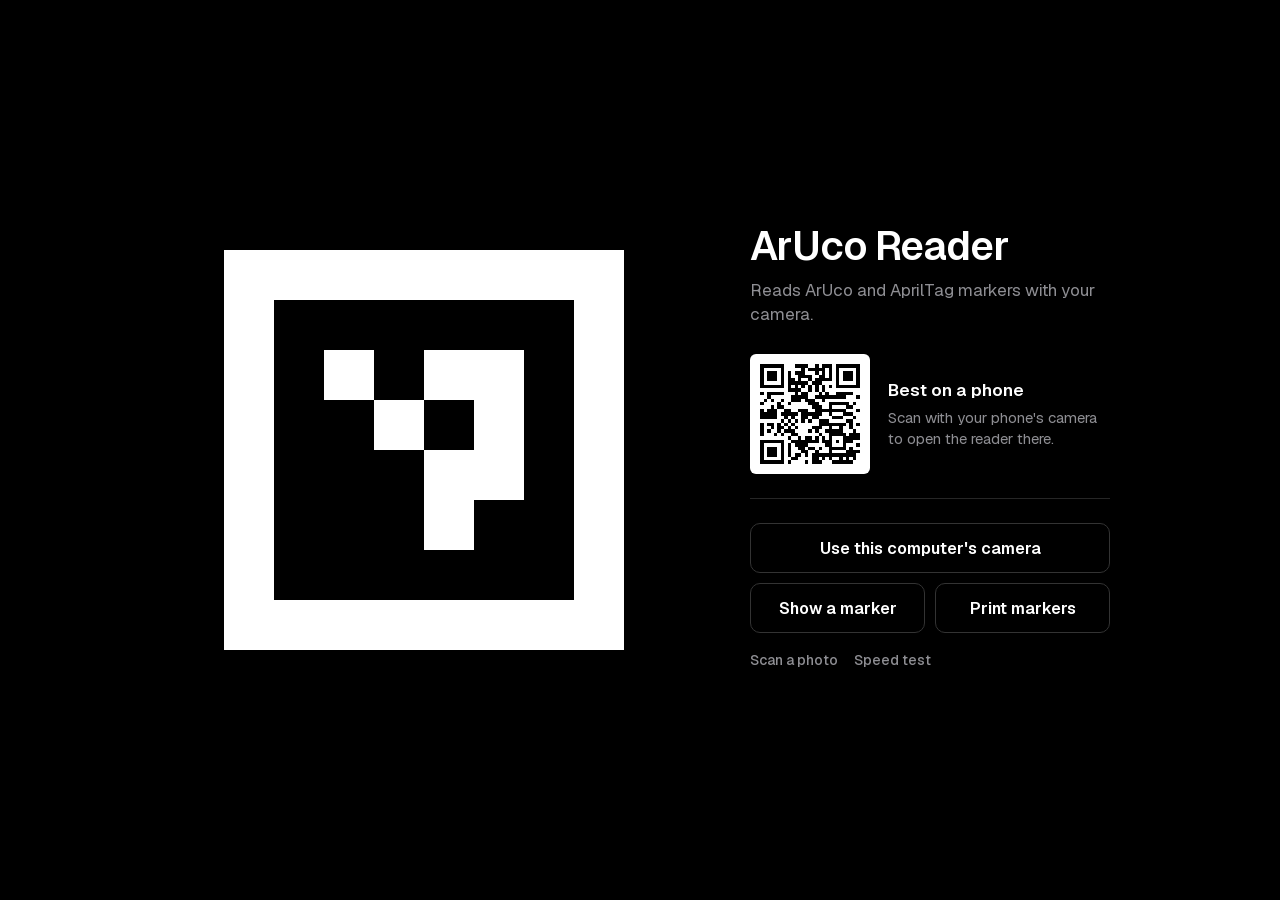
<file: index.html>
<!doctype html>
<html lang="en">
<head>
<meta charset="utf-8">
<meta name="viewport" content="width=device-width,initial-scale=1,viewport-fit=cover,user-scalable=no">
<meta name="apple-mobile-web-app-capable" content="yes">
<meta name="mobile-web-app-capable" content="yes">
<meta name="apple-mobile-web-app-status-bar-style" content="black-translucent">
<meta name="apple-mobile-web-app-title" content="ArUco">
<meta name="theme-color" content="#000000">
<title>ArUco Reader</title>
<link rel="icon" href="icon.svg" type="image/svg+xml">
<link rel="manifest" href="manifest.webmanifest">
<link rel="preload" href="fonts/geist-latin.woff2" as="font" type="font/woff2" crossorigin>
<link rel="stylesheet" href="ui.css?v=35">
<style>
  /* Reader page. Shared tokens and components live in ui.css. */
  html, body { height: 100%; overflow: hidden; -webkit-user-select: none; user-select: none; touch-action: manipulation; }

  /* The camera area uses the largest viewport height, so Safari's toolbar collapsing or
     expanding never resizes (and visibly rescales) the picture. */
  #stage { position: fixed; top: 0; left: 0; right: 0; height: 100%; height: 100lvh; touch-action: none; overflow: hidden; }
  /* The camera is painted into the opaque #overlay with the outlines. The video element
     stays full size underneath (browsers keep delivering frames for on-screen video). */
  #video { position: absolute; inset: 0; width: 100%; height: 100%; object-fit: cover; }
  #overlay { position: absolute; inset: 0; width: 100%; height: 100%; pointer-events: none; background: var(--bg); }

  /* ---- chrome over the camera ---- */
  .glass { background: var(--glass); color: var(--fg); -webkit-backdrop-filter: blur(16px) saturate(1.3); backdrop-filter: blur(16px) saturate(1.3); }
  .top {
    position: fixed; top: 0; left: 0; right: 0; z-index: 2;
    display: flex; align-items: center; gap: 8px;
    padding: calc(env(safe-area-inset-top, 0px) + 8px) var(--sr) 8px var(--sl);
  }
  .top .spacer { flex: 1; }
  .setbtn { display: inline-flex; align-items: center; gap: 10px; height: 44px; padding: 0 14px; border: 0; border-radius: var(--r-s); font: 500 15px var(--font); }
  .setbtn svg { width: 12px; height: 12px; }
  /* Live indicator: a marker cell, filled while frames are being read. */
  .cellmark { width: 10px; height: 10px; border: 2px solid currentColor; }
  .cellmark.live { background: currentColor; }
  .round { width: 44px; height: 44px; border-radius: var(--r-s); border: 0; display: grid; place-items: center; flex: none; }
  .round[aria-pressed="true"] { background: var(--fg); color: var(--bg); }
  svg.i { width: 22px; height: 22px; fill: none; stroke: currentColor; stroke-width: 2; stroke-linecap: round; stroke-linejoin: round; }
  .stat { white-space: pre-line; position: fixed; z-index: 2; left: var(--sl); top: calc(env(safe-area-inset-top, 0px) + 62px); font: 500 11px/1.4 var(--font); text-shadow: 0 1px 2px #000; font-variant-numeric: tabular-nums; pointer-events: none; }
  /* Small labels over the camera: zoom level, paused, the one-time tap hint, notices. */
  .pill { position: fixed; z-index: 2; left: 50%; transform: translateX(-50%); padding: 9px 14px; border-radius: var(--r-s); font: 600 15px var(--font); pointer-events: none; white-space: nowrap; font-variant-numeric: tabular-nums; }
  .zoomhint { bottom: calc(var(--panel-h, 140px) + 14px); opacity: 0; transition: opacity .25s; }
  .zoomhint.on { opacity: 1; transition: none; }
  .taphint { top: 50%; transform: translate(-50%, -50%); }
  /* Paused: a white frame around the picture and a small label, nothing over the markers. */
  .frozen { top: calc(env(safe-area-inset-top, 0px) + 64px); display: inline-flex; align-items: center; gap: 7px; padding: 7px 12px; font-size: 14px; }
  .frozen svg { width: 12px; height: 12px; }
  #stage::after { content: ""; position: absolute; inset: 0; pointer-events: none; box-shadow: inset 0 0 0 3px #fff; opacity: 0; transition: opacity 120ms; }
  body.paused #stage::after { opacity: 1; }
  .taphint, .copyhint { animation: fade-in 200ms ease-out; }
  .copyhint { bottom: calc(var(--panel-h, 140px) + 14px); }
  .notice { position: fixed; z-index: 4; left: var(--sl); right: var(--sr); bottom: calc(var(--panel-h, 140px) + 14px); padding: 12px 14px; border-radius: var(--r-s); font: 500 15px/1.35 var(--font); }

  /* ---- tag strip along the bottom ---- */
  .bottom {
    position: fixed; left: 0; right: 0; bottom: 0; z-index: 2;
    background: var(--bg); border-top: 1px solid var(--hair);
    padding: 10px var(--sr) calc(env(safe-area-inset-bottom, 0px) + 12px) var(--sl);
    display: grid; gap: 8px;
  }
  .bar { display: flex; align-items: center; gap: 4px; }
  .bar .count { flex: 1; font: 600 15px var(--font); color: var(--muted); }
  .list { display: flex; gap: 8px; overflow-x: auto; scrollbar-width: none; min-width: 0; min-height: 56px; align-items: center; }
  .list::-webkit-scrollbar { display: none; }
  .list .hint { color: var(--muted); font-size: 15px; }
  /* Each card wears its marker's colour (the same as its outline on the camera): a dim
     border while out of view, full colour with a faint tint while in view. */
  .card {
    flex: none; display: flex; align-items: center; gap: 10px; padding: 6px 14px 6px 6px;
    border: 1.5px solid color-mix(in srgb, var(--c) 35%, transparent); border-radius: var(--r-s); background: var(--bg);
    transition: border-color 150ms, background-color 150ms;
  }
  .card.live { border-color: var(--c); background: color-mix(in srgb, var(--c) 14%, var(--bg)); }
  /* Cards are buttons: tap to copy the ID. */
  button.card { font: inherit; color: var(--fg); text-align: left; cursor: pointer; transition: transform 80ms ease-out, border-color 150ms, background-color 150ms; }
  button.card:active { transform: scale(0.96); }
  .card.copied small { color: var(--fg); }
  .card .mini { width: 38px; height: 38px; flex: none; border-radius: 3px; overflow: hidden; }
  .card .mini svg { width: 100%; height: 100%; display: block; shape-rendering: crispEdges; }
  .card .meta { display: grid; line-height: 1.1; font-variant-numeric: tabular-nums; }
  .card b { font: 600 20px var(--font); letter-spacing: -0.01em; }
  .card small { font: 500 12px var(--font); color: var(--muted); }

  /* ---- settings sheet ---- */
  .scrim { position: fixed; inset: 0; z-index: 5; background: rgba(0,0,0,0.5); }
  .settings {
    position: fixed; left: 0; right: 0; bottom: 0; z-index: 6; max-height: 86%; overflow-y: auto; overscroll-behavior: contain;
    background: var(--bg); border-top: 1px solid var(--hair); border-radius: var(--r-m) var(--r-m) 0 0;
    padding: 16px var(--sr) calc(env(safe-area-inset-bottom, 0px) + 20px) var(--sl);
    display: grid; gap: 20px;
  }
  .settings:not([hidden]) { animation: sheet-in 200ms cubic-bezier(0.2, 0.8, 0.2, 1); }
  .scrim:not([hidden]) { animation: fade-in 200ms ease-out; }
  .settings header { display: flex; align-items: center; gap: 12px; }
  .settings h2 { flex: 1; }
  .group { display: grid; gap: 10px; }
  .dictname { margin-top: -12px; color: var(--muted); font: 500 13px var(--font); font-variant-numeric: tabular-nums; }
  .more { display: grid; gap: 20px; border-top: 1px solid var(--hair); padding-top: 12px; }
  .more summary { cursor: pointer; font: 600 15px var(--font); color: var(--muted); list-style: none; display: flex; align-items: center; justify-content: space-between; min-height: 32px; }
  .more summary::-webkit-details-marker { display: none; }
  .more summary::after { content: "+"; font: 400 24px/1 var(--font); }
  .more[open] summary::after { content: "−"; }
  .more > .group:first-of-type { margin-top: 6px; }
  .links { display: flex; flex-wrap: wrap; gap: 8px; }
  .build { color: var(--muted); font: 500 12px var(--font); font-variant-numeric: tabular-nums; }

  /* ---- start screen ---- */
  .gate {
    position: fixed; inset: 0; z-index: 3; overflow-y: auto; background: var(--bg);
    padding: calc(env(safe-area-inset-top, 0px) + 24px) var(--sr) calc(env(safe-area-inset-bottom, 0px) + 20px) var(--sl);
    display: flex; flex-direction: column;
  }
  .gate .inner { width: 100%; max-width: 420px; margin: 0 auto; flex: 1; display: flex; flex-direction: column; gap: 18px; }
  .hero { margin: auto 0 0; display: grid; gap: 18px; justify-items: center; }
  .gate h1 { font: 600 28px/1.15 var(--font); letter-spacing: -0.025em; text-align: center; }
  .gate .actions { margin-top: auto; display: grid; gap: 10px; }
  .gate .pair { display: grid; grid-template-columns: 1fr 1fr; gap: 10px; }
  .gate .quietlinks { justify-self: center; display: flex; gap: 4px; }
  .gate .quiet { color: var(--muted); font: 500 14px var(--font); padding: 8px; text-decoration: none; background: none; border: 0; cursor: pointer; }
  .err { color: var(--alert); font-weight: 500; text-align: center; }
  /* While the camera starts, the splash shows only the marker, the name and the status. */
  .gate.starting .pair, .gate.starting .quietlinks { visibility: hidden; }

  /* On a computer (a mouse or trackpad and a wide window) the start page is a landing page:
     the marker beside the actions, and a code that opens the reader on a phone. */
  .tagline, .handoff { display: none; }
  @media (min-width: 860px) and (hover: hover) and (pointer: fine) {
    .gate { display: grid; place-items: center; padding: 48px; }
    .gate .inner {
      flex: none; max-width: 940px; display: grid; gap: 0 72px; align-items: center;
      grid-template-columns: minmax(0, 1fr) 360px; grid-template-areas: "mark title" "mark actions";
    }
    .hero { display: contents; }
    .hero .mark { grid-area: mark; justify-self: center; width: min(34vw, 400px); }
    .title { grid-area: title; align-self: end; display: grid; gap: 10px; }
    .gate h1 { text-align: left; font-size: 40px; }
    .tagline { display: block; font-size: 17px; }
    .gate .actions { grid-area: actions; align-self: start; margin-top: 28px; }
    .gate .quietlinks { justify-self: start; gap: 16px; }
    .gate .quiet { padding: 8px 0; }
    .err { text-align: left; }
    /* The reader is made for phones, so the code to open it there comes first. */
    .handoff { order: -1; display: flex; align-items: center; gap: 18px; margin-bottom: 14px; padding-bottom: 24px; border-bottom: 1px solid var(--hair); }
    .handoff .qr { width: 120px; height: 120px; flex: none; border-radius: 6px; shape-rendering: crispEdges; }
    .handoff p { display: grid; gap: 4px; font-size: 14px; }
    .handoff p { font-size: 15px; }
    .handoff b { color: var(--fg); font-weight: 600; font-size: 17px; }
    .gate.starting .handoff { visibility: hidden; }

    /* Settings: a panel on the right instead of a sheet across the whole width. */
    .settings {
      top: 0; left: auto; width: 440px; max-height: none; align-content: start;
      border-top: 0; border-left: 1px solid var(--hair); border-radius: 0;
      padding-top: 20px;
    }
    .settings:not([hidden]) { animation: panel-in 200ms cubic-bezier(0.2, 0.8, 0.2, 1); }
    .sheet header { justify-content: space-between; }
    .sheet header select { flex: 0 1 360px; }
  }
  @keyframes panel-in { from { transform: translateX(40px); opacity: 0.4; } }

  /* ---- a shown marker, as large as fits ---- */
  .sheet { position: fixed; inset: 0; z-index: 7; background: var(--bg); display: grid; grid-template-rows: auto 1fr auto; }
  .sheet header { display: flex; align-items: center; gap: 10px; padding: calc(env(safe-area-inset-top, 0px) + 12px) var(--sr) 8px var(--sl); }
  .sheet header select { flex: 1; min-width: 0; }
  .sheet .body { display: grid; place-items: center; padding: 12px; min-height: 0; }
  #markerSvg svg { width: min(86vw, 60vh); height: auto; display: block; }
  .sheet footer { display: grid; justify-items: center; gap: 8px; padding: 8px var(--sr) calc(env(safe-area-inset-bottom, 0px) + 18px) var(--sl); }
  .caption { font: 500 13px var(--font); font-variant-numeric: tabular-nums; color: var(--muted); }
  .stepper { display: flex; align-items: stretch; gap: 8px; }
  .stepper button { width: 54px; height: 54px; font: 400 26px/1 var(--font); }
  .stepper input { width: 110px; height: 54px; text-align: center; font: 700 26px var(--font); }

  /* ---- a scanned photo, with its markers outlined ---- */
  .sheet.photo { z-index: 8; }
  .photo header h2 { flex: 1; }
  .photo .body { position: relative; padding: 0; }
  #photoCanvas { position: absolute; inset: 0; width: 100%; height: 100%; }
  .photoids { margin: 0; max-width: 640px; text-align: center; color: var(--fg); font: 600 20px/1.35 var(--font); font-variant-numeric: tabular-nums; }
</style>
</head>
<body>

<div id="stage">
  <video id="video" playsinline muted autoplay></video>
  <canvas id="overlay"></canvas>
</div>

<div class="top" id="top" hidden>
  <button class="setbtn glass" id="setBtn" aria-label="Marker set and settings"><span class="cellmark" id="live"></span><span id="setName">4×4 · 50 IDs</span><svg viewBox="0 0 12 12" aria-hidden="true"><path d="M2 4l4 4 4-4" fill="none" stroke="currentColor" stroke-width="2"/></svg></button>
  <span class="spacer"></span>
  <button class="round glass" id="torch" hidden aria-pressed="false" aria-label="Flashlight">
    <svg class="i" viewBox="0 0 24 24"><path d="M13 2 4 14h7l-1 8 9-12h-7z"/></svg>
  </button>
  <button class="round glass" id="settingsBtn" aria-label="Settings">
    <svg class="i" viewBox="0 0 24 24"><path d="M4 7h10M18 7h2M4 17h2M10 17h10"/><circle cx="16" cy="7" r="2"/><circle cx="8" cy="17" r="2"/></svg>
  </button>
</div>
<div class="stat" id="stat" hidden></div>
<div class="pill zoomhint glass" id="zoomHint" aria-live="polite"></div>
<div class="pill frozen glass" id="frozen" hidden role="status"><svg viewBox="0 0 12 12" aria-hidden="true"><path d="M3.5 2v8M8.5 2v8" stroke="currentColor" stroke-width="2.2" stroke-linecap="round"/></svg>Paused</div>
<div class="pill taphint glass" id="tapHint" hidden>Tap to pause</div>
<div class="pill copyhint glass" id="copyHint" hidden>Tap a marker to copy its ID</div>
<div class="notice glass" id="notice" hidden role="alert"></div>

<div class="bottom" id="bottom" hidden>
  <div class="bar">
    <span class="count" id="seenCount">No tags yet</span>
    <button class="btn text" id="copy">Copy IDs</button>
    <button class="btn text" id="export">Export</button>
    <button class="btn text" id="clear">Clear</button>
  </div>
  <div class="list" id="seen"><span class="hint" id="emptyHint">Point the camera at a marker.</span></div>
</div>

<div class="scrim" id="scrim" hidden></div>
<div class="settings" id="settings" hidden role="dialog" aria-modal="true" aria-label="Settings">
  <header><h2>Settings</h2><button class="btn ink small" id="settingsDone">Done</button></header>
  <div class="group">
    <h3>Marker type</h3>
    <div class="opts" id="family"></div>
  </div>
  <div class="group" id="sizeGroup">
    <h3>IDs in the set</h3>
    <div class="opts seg" id="size"></div>
  </div>
  <p class="dictname" id="dictName"></p>
  <div class="group">
    <h3>Scan size</h3>
    <div class="opts seg" id="speedOpts"></div>
  </div>
  <details class="more">
    <summary>More settings</summary>
    <div class="group">
      <h3>Camera</h3>
      <div class="opts seg" id="camOpts"></div>
      <div id="lensGroup" hidden><div class="opts" id="lensOpts"></div></div>
      <p id="camNow" class="caption"></p>
    </div>
    <div class="group">
      <h3>Range</h3>
      <div class="opts seg" id="areaOpts"></div>
    </div>
    <div class="group">
      <h3>Error correction</h3>
      <div class="opts seg" id="correctOpts"></div>
    </div>
    <div class="group">
      <h3>Speed readout</h3>
      <div class="opts seg" id="statOpts"></div>
    </div>
  </details>
  <div class="links">
    <button class="btn line small" id="scanPhoto">Scan a photo</button>
    <button class="btn line small" id="showMarker">Show a marker</button>
    <a class="btn line small" href="generate.html">Print markers</a>
    <a class="btn line small" href="bench.html">Speed test</a>
  </div>
  <p class="build" id="build"></p>
</div>

<div class="gate" id="gate">
  <div class="inner">
    <figure class="hero">
      <svg class="mark" id="mark" viewBox="0 0 8 8" role="img" aria-label="An ArUco marker"></svg>
      <div class="title">
        <h1>ArUco Reader</h1>
        <p class="tagline">Reads ArUco and AprilTag markers with your camera.</p>
      </div>
    </figure>
    <div class="actions">
      <button class="btn ink" id="start">Open camera</button>
      <div class="pair">
        <button class="btn line" id="gateMarker">Show a marker</button>
        <a class="btn line" href="generate.html">Print markers</a>
      </div>
      <div class="handoff">
        <svg class="qr" viewBox="-3 -3 35 35" role="img" aria-label="QR code for wolfffff.github.io/aruco-tools"><rect x="-3" y="-3" width="35" height="35" fill="#fff"/><path fill="#000" d="M0 0h7v1h-7zM10 0h4v1h-4zM16 0h1v1h-1zM18 0h3v1h-3zM22 0h7v1h-7zM0 1h1v1h-1zM6 1h1v1h-1zM12 1h1v1h-1zM14 1h5v1h-5zM20 1h1v1h-1zM22 1h1v1h-1zM28 1h1v1h-1zM0 2h1v1h-1zM2 2h3v1h-3zM6 2h1v1h-1zM8 2h1v1h-1zM10 2h3v1h-3zM16 2h1v1h-1zM18 2h1v1h-1zM20 2h1v1h-1zM22 2h1v1h-1zM24 2h3v1h-3zM28 2h1v1h-1zM0 3h1v1h-1zM2 3h3v1h-3zM6 3h1v1h-1zM8 3h1v1h-1zM11 3h4v1h-4zM17 3h2v1h-2zM20 3h1v1h-1zM22 3h1v1h-1zM24 3h3v1h-3zM28 3h1v1h-1zM0 4h1v1h-1zM2 4h3v1h-3zM6 4h1v1h-1zM8 4h2v1h-2zM11 4h1v1h-1zM14 4h1v1h-1zM16 4h5v1h-5zM22 4h1v1h-1zM24 4h3v1h-3zM28 4h1v1h-1zM0 5h1v1h-1zM6 5h1v1h-1zM8 5h6v1h-6zM15 5h3v1h-3zM22 5h1v1h-1zM28 5h1v1h-1zM0 6h7v1h-7zM8 6h1v1h-1zM10 6h1v1h-1zM12 6h1v1h-1zM14 6h1v1h-1zM16 6h1v1h-1zM18 6h1v1h-1zM20 6h1v1h-1zM22 6h7v1h-7zM8 7h4v1h-4zM14 7h1v1h-1zM16 7h1v1h-1zM18 7h1v1h-1zM0 8h1v1h-1zM2 8h5v1h-5zM10 8h1v1h-1zM12 8h2v1h-2zM17 8h1v1h-1zM19 8h1v1h-1zM22 8h5v1h-5zM2 9h1v1h-1zM9 9h5v1h-5zM16 9h9v1h-9zM28 9h1v1h-1zM1 10h1v1h-1zM3 10h1v1h-1zM6 10h1v1h-1zM9 10h3v1h-3zM13 10h3v1h-3zM18 10h1v1h-1zM0 11h1v1h-1zM5 11h1v1h-1zM8 11h1v1h-1zM14 11h3v1h-3zM20 11h6v1h-6zM27 11h1v1h-1zM3 12h1v1h-1zM5 12h2v1h-2zM15 12h3v1h-3zM20 12h1v1h-1zM25 12h2v1h-2zM0 13h1v1h-1zM2 13h3v1h-3zM7 13h2v1h-2zM11 13h3v1h-3zM16 13h9v1h-9zM28 13h1v1h-1zM0 14h5v1h-5zM6 14h5v1h-5zM12 14h6v1h-6zM20 14h1v1h-1zM24 14h3v1h-3zM0 15h5v1h-5zM7 15h1v1h-1zM9 15h1v1h-1zM12 15h2v1h-2zM15 15h2v1h-2zM21 15h3v1h-3zM27 15h1v1h-1zM6 16h1v1h-1zM8 16h1v1h-1zM10 16h1v1h-1zM12 16h1v1h-1zM14 16h1v1h-1zM17 16h3v1h-3zM25 16h2v1h-2zM0 17h1v1h-1zM2 17h2v1h-2zM5 17h1v1h-1zM7 17h1v1h-1zM9 17h1v1h-1zM17 17h8v1h-8zM26 17h1v1h-1zM28 17h1v1h-1zM0 18h1v1h-1zM3 18h1v1h-1zM5 18h2v1h-2zM8 18h1v1h-1zM10 18h1v1h-1zM15 18h3v1h-3zM20 18h1v1h-1zM23 18h1v1h-1zM26 18h1v1h-1zM0 19h1v1h-1zM2 19h1v1h-1zM5 19h1v1h-1zM7 19h3v1h-3zM14 19h1v1h-1zM16 19h1v1h-1zM19 19h5v1h-5zM27 19h1v1h-1zM0 20h1v1h-1zM4 20h1v1h-1zM6 20h1v1h-1zM9 20h2v1h-2zM17 20h1v1h-1zM20 20h5v1h-5zM26 20h3v1h-3zM8 21h1v1h-1zM11 21h1v1h-1zM13 21h2v1h-2zM16 21h1v1h-1zM18 21h1v1h-1zM20 21h1v1h-1zM24 21h5v1h-5zM0 22h7v1h-7zM9 22h8v1h-8zM18 22h3v1h-3zM22 22h1v1h-1zM24 22h3v1h-3zM0 23h1v1h-1zM6 23h1v1h-1zM8 23h1v1h-1zM10 23h4v1h-4zM19 23h2v1h-2zM24 23h1v1h-1zM28 23h1v1h-1zM0 24h1v1h-1zM2 24h3v1h-3zM6 24h1v1h-1zM8 24h1v1h-1zM11 24h2v1h-2zM14 24h2v1h-2zM17 24h1v1h-1zM20 24h5v1h-5zM26 24h1v1h-1zM0 25h1v1h-1zM2 25h3v1h-3zM6 25h1v1h-1zM8 25h1v1h-1zM12 25h2v1h-2zM16 25h1v1h-1zM20 25h1v1h-1zM25 25h4v1h-4zM0 26h1v1h-1zM2 26h3v1h-3zM6 26h1v1h-1zM8 26h1v1h-1zM10 26h2v1h-2zM13 26h1v1h-1zM15 26h13v1h-13zM0 27h1v1h-1zM6 27h1v1h-1zM9 27h2v1h-2zM15 27h2v1h-2zM18 27h1v1h-1zM20 27h1v1h-1zM23 27h1v1h-1zM25 27h1v1h-1zM27 27h1v1h-1zM0 28h7v1h-7zM8 28h1v1h-1zM13 28h1v1h-1zM15 28h3v1h-3zM21 28h6v1h-6z"/></svg>
        <p><b>Best on a phone</b>Scan with your phone's camera to open the reader there.</p>
      </div>
      <div class="quietlinks"><button class="quiet" id="gatePhoto">Scan a photo</button><a class="quiet" href="bench.html">Speed test</a></div>
      <div class="err" id="err" hidden></div>
    </div>
  </div>
</div>

<div class="sheet" id="sheet" hidden>
  <header>
    <select id="genSet" aria-label="Marker set"></select>
    <button class="btn ink small" id="genClose">Done</button>
  </header>
  <div class="body"><div id="markerSvg" class="crisp"></div></div>
  <footer>
    <div class="stepper">
      <button class="btn line" id="genPrev" aria-label="Previous ID">−</button>
      <input id="genId" type="number" min="0" value="0" inputmode="numeric" aria-label="Marker ID">
      <button class="btn line" id="genNext" aria-label="Next ID">+</button>
    </div>
    <div class="caption" id="markerCaption"></div>
  </footer>
</div>

<input type="file" id="photoFile" accept="image/*" hidden>
<div class="sheet photo" id="photo" hidden role="dialog" aria-modal="true" aria-label="Scan a photo">
  <header><h2>Photo</h2><button class="btn line small" id="photoAgain">Another</button><button class="btn ink small" id="photoClose">Done</button></header>
  <div class="body"><canvas id="photoCanvas"></canvas></div>
  <footer>
    <p class="photoids" id="photoIds"></p>
    <div class="caption" id="photoResult"></div>
    <button class="btn line small" id="photoCopy" hidden>Copy IDs</button>
  </footer>
</div>

<script src="vendor/cv.js"></script>
<script src="vendor/aruco.js"></script>
<script src="markers.js?v=35"></script>
<script src="app.js?v=35"></script>
</body>
</html>
</file>
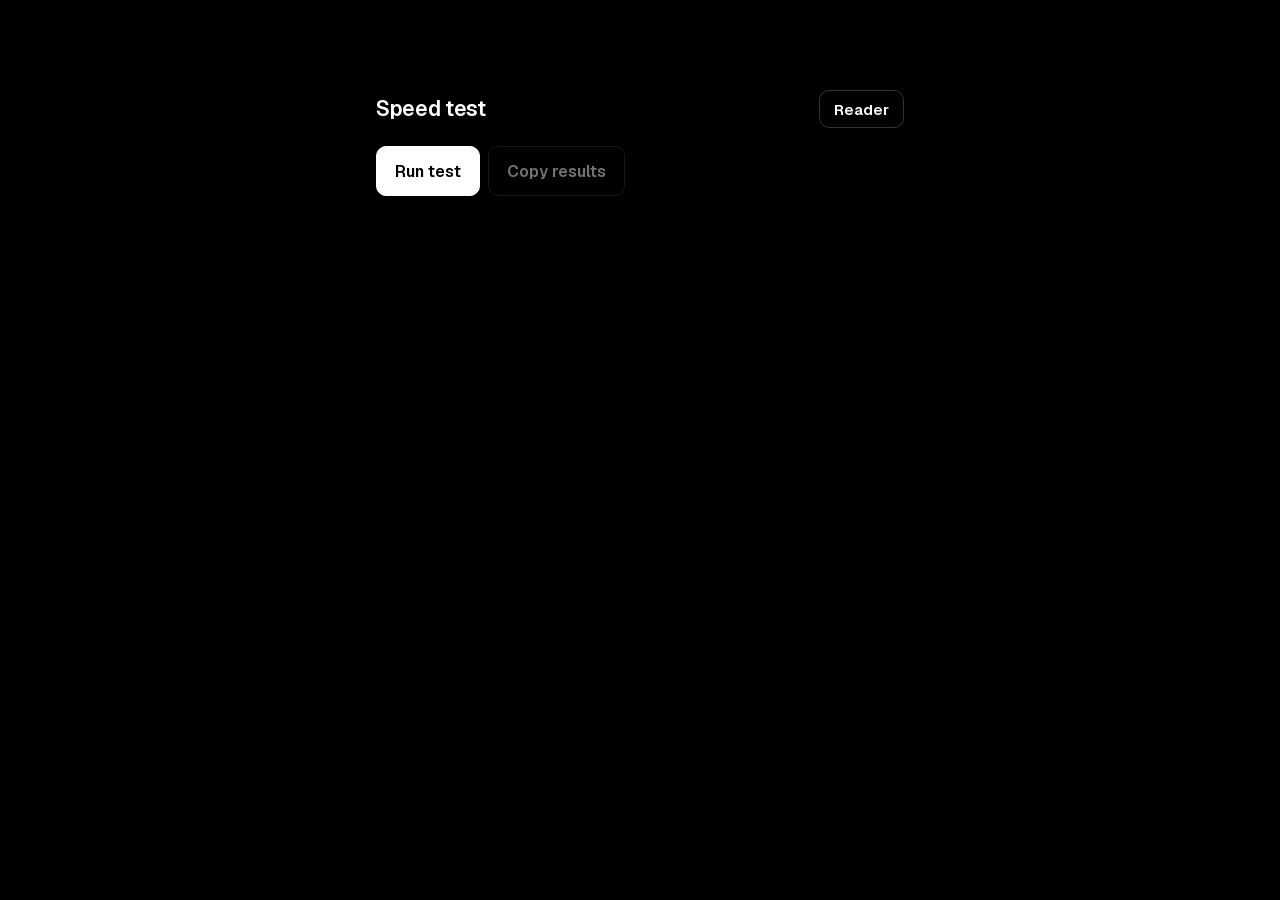
<file: bench.html>
<!doctype html>
<html lang="en">
<head>
<meta charset="utf-8">
<meta name="viewport" content="width=device-width,initial-scale=1,viewport-fit=cover">
<meta name="theme-color" content="#000000">
<title>Reader Speed Test</title>
<link rel="icon" href="icon.svg" type="image/svg+xml">
<link rel="preload" href="fonts/geist-latin.woff2" as="font" type="font/woff2" crossorigin>
<link rel="stylesheet" href="ui.css?v=35">
<style>
  /* Speed test. Shared tokens and components live in ui.css. */
  main { max-width: 560px; margin: 0 auto; padding: calc(env(safe-area-inset-top, 0px) + 20px) var(--sr) 32px var(--sl); display: grid; gap: 18px; }
  header { display: flex; align-items: center; gap: 12px; }
  @media (min-width: 860px) { main { padding-top: 10vh; } }
  h1 { flex: 1; font: 600 21px/1.2 var(--font); letter-spacing: -0.015em; }
  p { margin: 0; }
  .row { display: flex; gap: 8px; flex-wrap: wrap; }
  .wrap { overflow-x: auto; }
  table { width: 100%; border-collapse: collapse; font: 500 15px var(--font); font-variant-numeric: tabular-nums; }
  caption { text-align: left; font: 600 15px var(--font); color: var(--muted); padding-bottom: 6px; }
  th, td { text-align: right; padding: 10px 6px; border-bottom: 1px solid var(--line); white-space: nowrap; }
  th:first-child, td:first-child { text-align: left; }
  thead th { font: 500 13px var(--font); color: var(--muted); }
  /* Keeps up with a 30 fps camera: bold. Falls behind: muted. */
  .ok { font-weight: 700; }
  .slow { color: var(--muted); }
  #status { font: 500 14px var(--font); color: var(--muted); min-height: 1.4em; }
  pre { margin: 0; padding: 12px; background: var(--raised); border-radius: var(--r-s); font: 400 13px/1.5 var(--font); color: var(--muted); white-space: pre-wrap; }
</style>
</head>
<body>
<main>
  <header><h1>Speed test</h1><a class="btn line small" href="./">Reader</a></header>
  <div class="row">
    <button class="btn ink" id="run">Run test</button>
    <button class="btn line" id="copy" disabled>Copy results</button>
  </div>
  <div id="status"></div>
  <div class="wrap"><table id="sizes" hidden>
    <caption>By scan size, one worker</caption>
    <thead><tr><th>Size</th><th>ms per frame</th><th>Found</th><th>Reads/s</th></tr></thead><tbody></tbody>
  </table></div>
  <div class="wrap"><table id="pool" hidden>
    <caption>By workers, at 960</caption>
    <thead><tr><th>Workers</th><th>Reads/s</th><th>vs one</th></tr></thead><tbody></tbody>
  </table></div>
  <pre id="summary" hidden></pre>
</main>

<script src="vendor/cv.js"></script>
<script src="vendor/aruco.js"></script>
<script src="vendor/dictionaries/aruco_4x4_1000.js"></script>
<script src="markers.js?v=35"></script>
<script>
const $ = (id) => document.getElementById(id);
const SIZES = [640, 960, 1280, 1920];
const IDS = [3, 8, 15, 21, 30, 42];
const CAMERA_FPS = 30;

function makeTags() {
  const dict = drawingDictionary('ARUCO_4X4_1000');
  return Promise.all(IDS.map((id) => new Promise((resolve) => {
    const img = new Image();
    img.onload = () => resolve(img);
    img.src = 'data:image/svg+xml,' + encodeURIComponent(dict.generateSVG(id));
  })));
}

// A portrait frame with the long side `long`: clutter, text and six tilted tags.
function frame(tags, long) {
  const W = Math.round(long * 9 / 16), H = long;
  const c = document.createElement('canvas'); c.width = W; c.height = H;
  const x = c.getContext('2d', { willReadFrequently: true });
  let seed = 7; const rnd = () => (seed = (seed * 16807) % 2147483647) / 2147483647;
  const g = x.createLinearGradient(0, 0, W, H); g.addColorStop(0, '#555'); g.addColorStop(1, '#bbb');
  x.fillStyle = g; x.fillRect(0, 0, W, H);
  for (let i = 0; i < 160; i++) {
    x.setTransform(1, 0, 0, 1, rnd() * W, rnd() * H); x.rotate(rnd() * 6.3);
    const s = (8 + rnd() * 50) * W / 540; x.fillStyle = rnd() < 0.5 ? '#222' : '#eee'; x.fillRect(-s / 2, -s / 2, s, s * (0.3 + rnd()));
  }
  x.setTransform(1, 0, 0, 1, 0, 0); x.fillStyle = '#111'; x.font = `${12 * W / 540}px sans-serif`;
  for (let i = 0; i < 25; i++) x.fillText('The quick brown fox 0123', rnd() * W, rnd() * H);
  x.filter = 'blur(0.6px)';
  tags.forEach((t, k) => {
    x.setTransform(1, 0.12 * (rnd() - 0.5), 0.2 * (rnd() - 0.5), 1, W * (0.28 + 0.44 * (k % 2)), H * (0.2 + 0.3 * (k >> 1)));
    x.rotate(rnd() * 6.3); const s = W * 0.2; x.drawImage(t, -s / 2, -s / 2, s, s);
  });
  x.setTransform(1, 0, 0, 1, 0, 0); x.filter = 'none';
  return x.getImageData(0, 0, W, H);
}

// Same versioned worker as the reader, taken from this page's markers.js?v=N.
const BUILD = new URL(document.querySelector('script[src^="markers.js"]').src).search;
function newWorker() {
  const w = new Worker('worker.js' + BUILD);
  w.onerror = () => status('The detector could not load. Open the page once while online.');
  return w;
}

function read(worker, img) {
  return new Promise((resolve) => {
    const copy = new Uint8ClampedArray(img.data);
    worker.onmessage = (e) => { if (!e.data.warm) resolve(e.data); };
    worker.postMessage({ width: img.width, height: img.height, buffer: copy.buffer, dict: 'ARUCO_4X4_1000:50', roi: null, correct: false }, [copy.buffer]);
  });
}

const status = (t) => { $('status').textContent = t; };
const pause = () => new Promise((r) => setTimeout(r, 0));
let results = null;

async function run() {
  $('run').disabled = true; $('copy').disabled = true;
  results = { device: navigator.userAgent, cores: navigator.hardwareConcurrency || '?', sizes: [], pool: [] };
  const tags = await makeTags();
  const w = newWorker();
  const tbody = $('sizes').querySelector('tbody'); tbody.replaceChildren(); $('sizes').hidden = false;
  let img960 = null;
  for (const long of SIZES) {
    status(`Reading ${long} px frames…`); await pause();
    const img = frame(tags, long);
    if (long === 960) img960 = img;
    await read(w, img); await read(w, img); // warm up the JIT and buffers
    const runs = 12; let ms = 0, found = 0;
    for (let i = 0; i < runs; i++) { const r = await read(w, img); ms += r.ms; found += r.markers.length; }
    const per = ms / runs, rps = Math.min(CAMERA_FPS, 1000 / per);
    results.sizes.push({ long, ms: +per.toFixed(1), found: found / runs, rps: +rps.toFixed(1) });
    const tr = document.createElement('tr');
    tr.innerHTML = `<td>${long}</td><td>${per.toFixed(1)}</td><td>${(found / runs).toFixed(1)} / ${IDS.length}</td><td class="${rps >= 25 ? 'ok' : 'slow'}">${rps.toFixed(0)}</td>`;
    tbody.append(tr);
  }
  w.terminate();

  // Several workers reading 960 frames at once: how many frames per second get through.
  const pbody = $('pool').querySelector('tbody'); pbody.replaceChildren(); $('pool').hidden = false;
  let base = 0;
  for (const n of [1, 2, 3, 4]) {
    status(`${n} worker${n > 1 ? 's' : ''} in parallel…`); await pause();
    const pool = Array.from({ length: n }, newWorker);
    await Promise.all(pool.map((p) => read(p, img960)));
    const t0 = performance.now(); let done = 0;
    await Promise.all(pool.map(async (p) => { while (performance.now() - t0 < 2500) { await read(p, img960); done++; } }));
    const rps = done / ((performance.now() - t0) / 1000);
    pool.forEach((p) => p.terminate());
    if (n === 1) base = rps;
    results.pool.push({ workers: n, rps: +rps.toFixed(1) });
    const tr = document.createElement('tr');
    tr.innerHTML = `<td>${n}</td><td class="${Math.min(rps, CAMERA_FPS) >= 25 ? 'ok' : 'slow'}">${rps.toFixed(0)}</td><td>${(rps / base).toFixed(2)}×</td>`;
    pbody.append(tr);
  }

  const best = results.sizes.filter((s) => s.ms <= 33).pop();
  results.advice = best ? `Largest scan size that keeps up with the camera on one worker: ${best.long}` : 'Even 640 takes over 33 ms per frame on one worker; the reader relies on several workers here.';
  $('summary').textContent = `${results.advice}\nCores reported: ${results.cores}\n${results.device}`;
  $('summary').hidden = false;
  status('Done.');
  $('run').disabled = false; $('copy').disabled = false;
}

$('run').onclick = () => run().catch((e) => { status('The test stopped: ' + e.message); $('run').disabled = false; });
$('copy').onclick = async (e) => {
  const btn = e.currentTarget;
  const text = [
    'Reader speed test',
    ...results.sizes.map((s) => `${s.long}px: ${s.ms} ms, ${s.found}/${IDS.length} tags, ${s.rps} reads/s (1 worker)`),
    ...results.pool.map((p) => `${p.workers} workers @960: ${p.rps} reads/s`),
    results.advice, `cores ${results.cores}`, results.device,
  ].join('\n');
  try { await navigator.clipboard.writeText(text); btn.textContent = 'Copied'; } catch { btn.textContent = 'Copy failed'; }
  setTimeout(() => (btn.textContent = 'Copy results'), 1500);
};
</script>
</body>
</html>
</file>
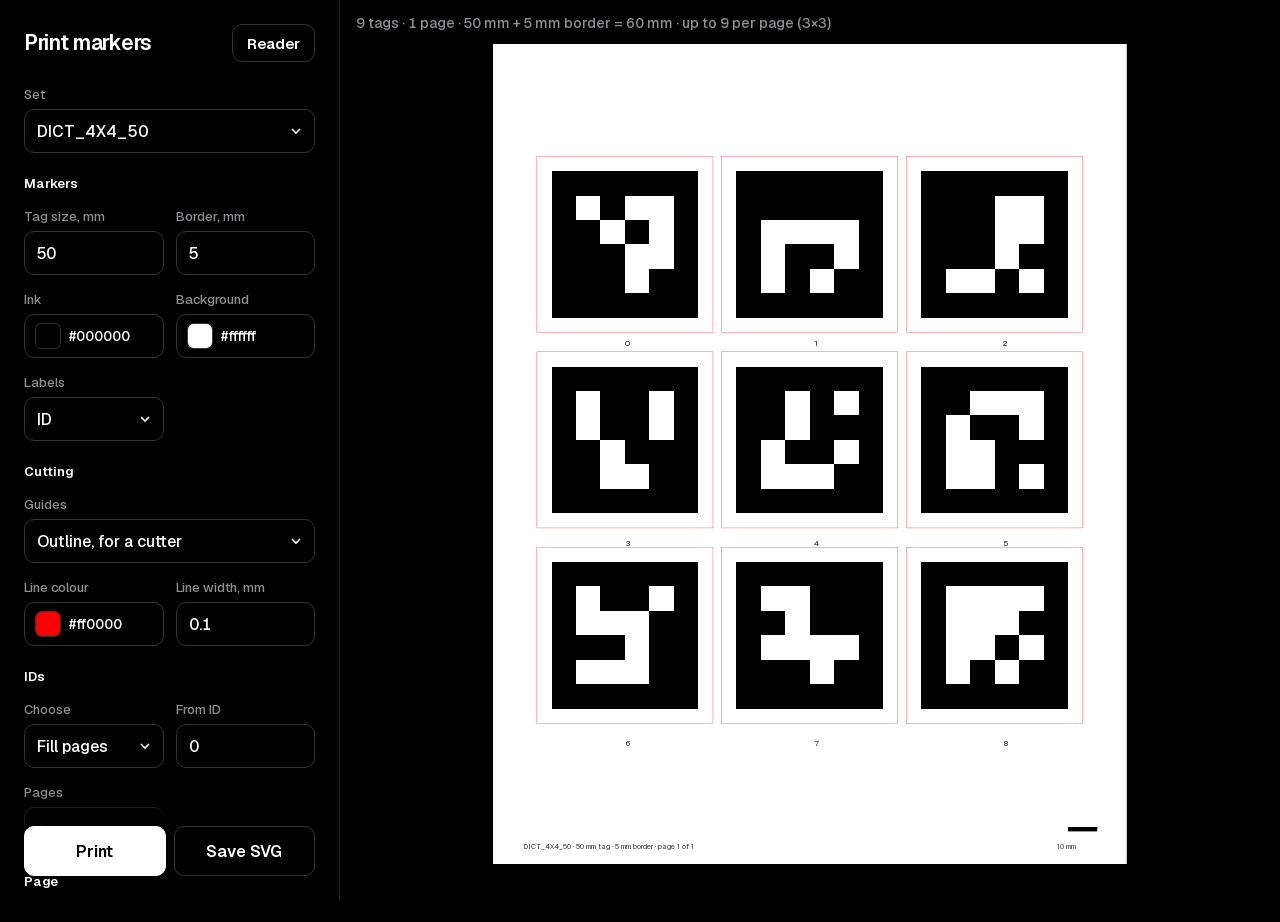
<file: generate.html>
<!doctype html>
<html lang="en">
<head>
<meta charset="utf-8">
<meta name="viewport" content="width=device-width,initial-scale=1,viewport-fit=cover">
<meta name="theme-color" content="#000000">
<title>Print Markers</title>
<link rel="icon" href="icon.svg" type="image/svg+xml">
<link rel="preload" href="fonts/geist-latin.woff2" as="font" type="font/woff2" crossorigin>
<link rel="stylesheet" href="ui.css?v=35">
<style>
  /* Sheet generator. Shared tokens and components live in ui.css. The sheets are white
     paper (that is what gets printed) on the dark page. */
  html, body { overflow-x: hidden; }
  .controls {
    position: sticky; top: 0; z-index: 2; background: var(--bg); border-bottom: 1px solid var(--hair);
    padding: calc(env(safe-area-inset-top, 0px) + 14px) var(--sr) 14px var(--sl);
    display: flex; flex-wrap: wrap; gap: 12px; align-items: end;
  }
  .controls h1 { flex: 1 0 100%; display: flex; align-items: center; gap: 12px; font: 600 21px/1.2 var(--font); letter-spacing: -0.015em; }
  .controls h1 a { margin-left: auto; }
  label { display: grid; gap: 6px; font: 500 13px var(--font); color: var(--muted); min-width: 0; }
  input[type=number] { width: 88px; }
  input.ids { width: 160px; }
  .note { flex: 1 0 100%; margin: 0; font-size: 14px; }
  .actions { flex: 1 0 100%; display: grid; grid-template-columns: 1fr 1fr; gap: 8px; background: var(--bg); }
  .sect { flex: 1 0 100%; font: 600 13px var(--font); color: var(--fg); margin-top: 6px; }
  .colour { display: flex; align-items: center; gap: 8px; height: 44px; padding: 0 10px; border: 1.5px solid var(--line); border-radius: var(--r-s); color: var(--fg); font: 500 14px var(--font); font-variant-numeric: tabular-nums; }
  .colour input { width: 26px; height: 26px; padding: 0; border: 1px solid var(--line); border-radius: 6px; background: none; cursor: pointer; }
  .colour input::-webkit-color-swatch-wrapper { padding: 0; }
  .colour input::-webkit-color-swatch { border: 0; border-radius: 5px; }
  .note.warn { color: var(--alert); font-weight: 600; }
  /* On phones the controls fold into one line until "Edit" is tapped, so the sheet gets the screen. */
  .fold { display: none; }
  @media (max-width: 600px) {
    .fold { display: flex; align-items: center; gap: 10px; flex: 1 0 100%; }
    .fold span { flex: 1; min-width: 0; font: 500 15px var(--font); overflow: hidden; text-overflow: ellipsis; white-space: nowrap; }
    .controls.folded > :not(h1):not(.fold):not(.actions):not(.warn) { display: none !important; }
    .controls { position: static; }
  }
  /* Wide screens: settings in a column on the left, pages side by side on the right, each
     scaled to fit the window's height. */
  @media (min-width: 960px) {
    body { display: grid; grid-template-columns: 340px minmax(0, 1fr); grid-template-rows: auto 1fr; min-height: 100vh; }
    .controls {
      grid-row: 1 / 3; position: sticky; top: 0; height: 100vh; overflow-y: auto;
      display: grid; grid-template-columns: 1fr 1fr; align-content: start; gap: 16px 12px;
      padding: 24px; border-bottom: 0; border-right: 1px solid var(--hair);
    }
    .controls h1, .controls .wide, .controls .print, .controls .note, .controls .sect, .controls .actions { grid-column: 1 / -1; }
    .controls .colour input { width: 26px; }
    .controls h1 { margin-bottom: 8px; }
    .controls select, .controls input, .controls input.ids, .controls input[type=number] { width: 100%; }
    /* Print stays in view at the bottom of the column while the settings scroll. */
    .controls .actions { position: sticky; bottom: 0; margin-top: 8px; box-shadow: 0 -16px 16px var(--bg); }
    .summary { padding: 24px 32px 0; }
    .pages { display: flex; flex-wrap: wrap; justify-content: center; align-content: start; gap: 24px; padding: 16px 32px 48px; }
  }
  .summary { margin: 0; padding: 14px var(--sr) 0 var(--sl); color: var(--muted); font: 500 14px var(--font); font-variant-numeric: tabular-nums; }

  /* Pages are laid out at true size in mm; on screen each sits in a wrapper scaled to fit the width. */
  .pages { display: grid; justify-items: center; gap: 16px; padding: 12px var(--sr) 40px var(--sl); }
  .pagewrap { width: calc(var(--pw) * var(--s, 1)); height: calc(var(--ph) * var(--s, 1)); }
  .page { position: relative; overflow: hidden; width: var(--pw); height: var(--ph); background: #fff; color: #000; transform: scale(var(--s, 1)); transform-origin: 0 0; }
  .page > svg { display: block; }

  @media print {
    html, body { overflow: visible; background: #fff; }
    .controls, .summary { display: none; }
    .pages { display: block; padding: 0; }
    .pagewrap { width: auto; height: auto; box-shadow: none; }
    /* A hair under the paper height so rounding never spills onto an extra blank sheet. */
    .page { transform: none; height: calc(var(--ph) - 0.5mm); break-after: page; page-break-after: always; }
    .pagewrap:last-child .page { break-after: auto; page-break-after: auto; }
  }
</style>
<style id="pagerule"></style>
</head>
<body>
<div class="controls folded" id="controls">
  <h1>Print markers <a class="btn line small" href="./">Reader</a></h1>
  <div class="fold"><span id="foldText"></span><button class="btn line small" id="foldBtn" aria-expanded="false" aria-controls="controls">Edit</button></div>
  <label class="wide">Set <select id="set"></select></label>
  <h2 class="sect">Markers</h2>
  <label>Tag size, mm <input id="size" type="number" min="3" max="250" value="50" step="any" inputmode="decimal" title="The black square, edge to edge"></label>
  <label>Border, mm <input id="border" type="number" min="0" max="50" value="5" step="any" inputmode="decimal" title="Background around the black square"></label>
  <label>Ink <span class="colour"><input id="ink" type="color" value="#000000"><span id="inkHex">#000000</span></span></label>
  <label>Background <span class="colour"><input id="bg" type="color" value="#ffffff"><span id="bgHex">#ffffff</span></span></label>
  <label>Labels <select id="labels"><option value="id">ID</option><option value="full">Set and ID</option><option value="off">Off</option></select></label>
  <h2 class="sect">Cutting</h2>
  <label class="wide">Guides <select id="cut"><option value="outline">Outline, for a cutter</option><option value="grid">Dashed grid, for scissors</option><option value="none">None</option></select></label>
  <label data-cut="outline">Line colour <span class="colour"><input id="line" type="color" value="#ff0000"><span id="lineHex">#ff0000</span></span></label>
  <label data-cut="outline">Line width, mm <input id="lineW" type="number" min="0.01" max="2" value="0.1" step="any" inputmode="decimal"></label>
  <h2 class="sect">IDs</h2>
  <label>Choose <select id="mode"><option value="fill">Fill pages</option><option value="list">List of IDs</option></select></label>
  <label data-mode="fill">From ID <input id="start" type="number" min="0" value="0" inputmode="numeric"></label>
  <label data-mode="fill">Pages <input id="pages" type="number" min="1" max="300" value="1" inputmode="numeric"></label>
  <label class="wide" data-mode="list" hidden>List <input id="ids" class="ids" value="0-11" placeholder="0-11, 20-24" inputmode="numeric"></label>
  <h2 class="sect">Page</h2>
  <label>Paper <select id="paper"><option value="a4">A4</option><option value="letter">Letter</option></select></label>
  <label>Orientation <select id="orient"><option value="portrait">Portrait</option><option value="landscape">Landscape</option></select></label>
  <label>Spacing, mm <input id="gap" type="number" min="0" max="50" value="3" step="any" inputmode="decimal" title="Between neighbouring tags, border to border"></label>
  <label>Margin, mm <input id="margin" type="number" min="0" max="40" value="10" step="any" inputmode="decimal" title="Around the edge of the page"></label>
  <p class="note warn" id="warn" hidden></p>
  <p class="note" id="hint">Print at 100%.</p>
  <div class="actions"><button class="btn ink" id="print">Print</button><button class="btn line" id="svg" title="For Cricut Design Space or laser software">Save SVG</button></div>
</div>
<p class="summary" id="summary"></p>
<div class="pages" id="pages-out"></div>

<script src="vendor/cv.js"></script>
<script src="vendor/aruco.js"></script>
<script src="markers.js?v=35"></script>
<script>
const SETS = MARKER_SETS.map((s) => ({ label: s.name, base: s.base, count: s.count }));
const PAPERS = { a4: { name: 'A4', w: 210, h: 297 }, letter: { name: 'letter', w: 215.9, h: 279.4 } };
// All layout numbers are millimetres.
const FOOT = 6, LABEL = 4;
const MAX_MARKERS = 2000;
const $ = (id) => document.getElementById(id);
const setSel = $('set');
for (const s of SETS) setSel.add(new Option(s.label, s.label));

// Pick up the reader's last set, so "print what I'm scanning" is one tap away.
try {
  const fam = localStorage.getItem('family'), size = localStorage.getItem('size');
  const key = fam && fam.toUpperCase().replace('APRIL ', 'APRILTAG_').replace(' ', '_');
  const guess = key && SETS.find((s) => s.label.toUpperCase().includes(key) && (!s.count || String(s.count) === size));
  if (guess) setSel.value = guess.label;
} catch {}
// US and Canada mostly print on Letter.
if (/-(US|CA)$/i.test(navigator.language || '')) $('paper').value = 'letter';

// IDs from "0-11, 20, 30-35". Out-of-range IDs are dropped before the cap, so an early
// range above the set's size can't crowd out valid IDs listed after it.
function parseIds(text, max) {
  const ids = [];
  let skipped = 0, capped = false;
  for (const part of text.split(/[\s,]+/).filter(Boolean)) {
    const m = part.match(/^(\d+)(?:-(\d+))?$/);
    if (!m) return { error: `“${part}” is not an ID or range.` };
    const lo = Math.min(+m[1], m[2] != null ? +m[2] : +m[1]), hi = Math.max(+m[1], m[2] != null ? +m[2] : +m[1]);
    if (hi > max) skipped += hi - Math.max(lo, max + 1) + 1;
    for (let i = lo; i <= Math.min(hi, max); i++) {
      if (ids.length === MAX_MARKERS) { capped = true; break; }
      ids.push(i);
    }
  }
  return { ids, skipped, capped };
}

const f = (v) => +v.toFixed(3);
const esc = (s) => String(s).replace(/[&<>"]/g, (c) => `&#${c.charCodeAt(0)};`);

// Relative luminance (WCAG) of #rrggbb, for the contrast warning.
function luminance(hex) {
  const c = [1, 3, 5].map((i) => parseInt(hex.slice(i, i + 2), 16) / 255).map((v) => (v <= 0.03928 ? v / 12.92 : ((v + 0.055) / 1.055) ** 2.4));
  return 0.2126 * c[0] + 0.7152 * c[1] + 0.0722 * c[2];
}

// A grid at exactly the chosen spacing, centred on the page. Each tag is the black square
// (`mm`) plus `border` on every side; its label, if any, sits under it.
function layout(paper, landscape, o) {
  const W = landscape ? paper.h : paper.w, H = landscape ? paper.w : paper.h;
  const availW = W - 2 * o.margin, availH = H - 2 * o.margin - FOOT;
  const fs = o.labels === 'off' ? 0 : Math.max(1.6, Math.min(2.6, (o.mm + 2 * o.border) * 0.16)); // label size, mm
  const labH = fs ? fs + 1 : 0;
  const fitMm = Math.floor((Math.min(availW, availH - labH) - 2 * o.border) * 10) / 10;
  const mm = Math.max(1, Math.min(o.mm, fitMm));
  const markW = mm + 2 * o.border;
  const pitchX = markW + o.gap, pitchY = markW + labH + o.gap;
  const cols = Math.max(1, Math.floor((availW + o.gap + 1e-6) / pitchX));
  const rows = Math.max(1, Math.floor((availH + o.gap + 1e-6) / pitchY));
  const gridW = cols * pitchX - o.gap, gridH = rows * pitchY - o.gap;
  return {
    W, H, mm, fitMm, markW, fs, labH, cols, rows, per: cols * rows, pitchX, pitchY,
    x0: o.margin + Math.max(0, (availW - gridW) / 2), y0: o.margin + Math.max(0, (availH - gridH) / 2),
  };
}

// One tag at (x, y), all in mm: background square, the black (ink) square inset by the
// border, and the code's light cells as one path, so nothing prints with hairline seams.
function tagSvg(dict, id, x, y, L, o) {
  const code = dict.codeList[id], n = dict.markSize - 2, cell = L.mm / (n + 2);
  const ix = x + o.border + cell, iy = y + o.border + cell;
  let d = '';
  for (let r = 0; r < n; r++) {
    for (let c = 0; c < n; c++) {
      if (code[r * n + c] !== '1') continue;
      let e = c;
      while (e + 1 < n && code[r * n + e + 1] === '1') e++;
      d += `M${f(ix + c * cell)} ${f(iy + r * cell)}h${f((e - c + 1) * cell)}v${f(cell)}h${f(-(e - c + 1) * cell)}z`;
      c = e;
    }
  }
  return `<rect x="${f(x)}" y="${f(y)}" width="${f(L.markW)}" height="${f(L.markW)}" fill="${o.bg}"/>`
    + `<rect x="${f(x + o.border)}" y="${f(y + o.border)}" width="${f(L.mm)}" height="${f(L.mm)}" fill="${o.ink}"/>`
    + `<path d="${d}" fill="${o.bg}"/>`;
}

// A whole page as one SVG in millimetres: what is shown, printed and downloaded is the same.
// Cut outlines lie exactly on each tag's outer edge, as cutting software expects.
function pageSvg(L, chunk, dict, set, o, i, total) {
  let s = `<svg xmlns="http://www.w3.org/2000/svg" width="${f(L.W)}mm" height="${f(L.H)}mm" viewBox="0 0 ${f(L.W)} ${f(L.H)}" font-family="Geist, Helvetica, Arial, sans-serif">`
    + `<rect width="${f(L.W)}" height="${f(L.H)}" fill="#fff"/><g shape-rendering="crispEdges">`;
  let labels = '', outlines = '';
  chunk.forEach((id, j) => {
    const x = L.x0 + (j % L.cols) * L.pitchX, y = L.y0 + ((j / L.cols) | 0) * L.pitchY;
    s += tagSvg(dict, id, x, y, L, o);
    if (L.fs) {
      // Set and ID when it fits under the tag (a glyph is ~0.6em), else just the ID.
      const full = `${set.label} · ${id}`;
      const text = o.labels === 'full' && full.length * L.fs * 0.6 < L.pitchX ? full : id;
      labels += `<text x="${f(x + L.markW / 2)}" y="${f(y + L.markW + L.fs * 0.95)}" font-size="${f(L.fs)}" text-anchor="middle" fill="#222">${esc(text)}</text>`;
    }
    if (o.cut === 'outline') outlines += `<rect x="${f(x)}" y="${f(y)}" width="${f(L.markW)}" height="${f(L.markW)}"/>`;
  });
  s += '</g>' + labels;
  if (outlines) s += `<g fill="none" stroke="${o.line}" stroke-width="${f(o.lineW)}">${outlines}</g>`;
  if (o.cut === 'grid' && chunk.length) {
    // Dashed lines halfway between neighbours, around the tags actually on this page.
    const rowsUsed = Math.ceil(chunk.length / L.cols), colsUsed = rowsUsed > 1 ? L.cols : chunk.length;
    const half = o.gap / 2, gx0 = L.x0 - half, gy0 = L.y0 - half;
    const gx1 = gx0 + colsUsed * L.pitchX, gy1 = gy0 + rowsUsed * L.pitchY;
    let g = '';
    for (let c = 0; c <= colsUsed; c++) g += `M${f(gx0 + c * L.pitchX)} ${f(gy0)}V${f(gy1)}`;
    for (let r = 0; r <= rowsUsed; r++) g += `M${f(gx0)} ${f(gy0 + r * L.pitchY)}H${f(gx1)}`;
    s += `<path d="${g}" fill="none" stroke="#aaa" stroke-width="0.2" stroke-dasharray="1 1"/>`;
  }
  // Footer with a 10 mm bar to check the print scale.
  const fy = L.H - Math.max(o.margin, 4) - 1, fx = Math.max(o.margin, 4);
  s += `<text x="${f(fx)}" y="${f(fy)}" font-size="2.4" fill="#444">${esc(set.label)} · ${L.mm} mm tag · ${f(o.border)} mm border · page ${i + 1} of ${total}</text>`
    + `<rect x="${f(L.W - fx - 10)}" y="${f(fy - 1.6)}" width="10" height="1.5" fill="#000"/>`
    + `<text x="${f(L.W - fx - 11.5)}" y="${f(fy)}" font-size="2.4" fill="#444" text-anchor="end">10 mm</text>`;
  return s + '</svg>';
}

const out = $('pages-out');
function fitScale() {
  const pw = parseFloat(out.style.getPropertyValue('--pw')) || 210;
  const room = out.clientWidth - parseFloat(getComputedStyle(out).paddingLeft) - parseFloat(getComputedStyle(out).paddingRight);
  let s = Math.min(1, room / (pw * 96 / 25.4));
  // Beside the settings column, a whole page fits in the window's height too.
  if (matchMedia('(min-width: 960px)').matches) {
    const ph = parseFloat(out.style.getPropertyValue('--ph')) || 297;
    s = Math.min(s, (innerHeight - out.getBoundingClientRect().top - scrollY - 48) / (ph * 96 / 25.4));
  }
  out.style.setProperty('--s', Math.max(0.1, s).toFixed(4));
}

let token = 0;
let pages = [], fileStem = 'aruco';
async function render() {
  const mine = ++token;
  const listMode = $('mode').value === 'list';
  for (const el of document.querySelectorAll('[data-mode]')) el.hidden = (el.dataset.mode === 'list') !== listMode;
  const set = SETS.find((s) => s.label === setSel.value);
  try { await loadDictionary(set.base); } catch { return showWarn(`Could not load ${set.label}. Check your connection and try again.`); }
  if (mine !== token) return; // a newer render started while the dictionary loaded
  const dict = drawingDictionary(set.base);
  const max = (set.count || dict.codeList.length) - 1;
  const num = (id, lo, hi, dflt) => { const v = parseFloat($(id).value); return Number.isFinite(v) ? Math.max(lo, Math.min(hi, v)) : dflt; };
  const opts = {
    mm: num('size', 3, 250, 50), border: num('border', 0, 50, 5), labels: $('labels').value,
    ink: $('ink').value, bg: $('bg').value, cut: $('cut').value, line: $('line').value, lineW: num('lineW', 0.01, 2, 0.1),
    gap: num('gap', 0, 50, 3), margin: num('margin', 0, 40, 10),
  };
  for (const el of document.querySelectorAll('[data-cut]')) el.hidden = el.dataset.cut !== opts.cut;
  $('inkHex').textContent = opts.ink; $('bgHex').textContent = opts.bg; $('lineHex').textContent = opts.line;
  const paper = PAPERS[$('paper').value], landscape = $('orient').value === 'landscape';
  const want = opts.mm;
  const L = layout(paper, landscape, opts);
  save();

  let ids, warn = '';
  if (listMode) {
    const p = parseIds($('ids').value, max);
    if (p.error) return showWarn(p.error);
    ids = p.ids;
    warn = p.skipped ? `IDs above ${max} are not in ${set.label} and were skipped.` : p.capped ? `Showing the first ${MAX_MARKERS} markers.` : '';
  } else {
    const start = Math.max(0, Math.floor(+$('start').value || 0));
    const pages = Math.max(1, Math.floor(+$('pages').value || 1));
    const wantN = L.per * pages;
    const n = Math.max(0, Math.min(wantN, max - start + 1, MAX_MARKERS));
    ids = Array.from({ length: n }, (_, i) => start + i);
    if (start > max) warn = `${set.label} has IDs 0 to ${max}; start lower.`;
    else if (n < wantN) warn = n === MAX_MARKERS ? `Showing the first ${MAX_MARKERS} markers.` : `Stopped at ID ${max}, the last in ${set.label}.`;
  }
  if (want > L.fitMm) warn = `${want} mm does not fit on ${paper.name} ${landscape ? 'landscape' : 'portrait'}; using ${L.fitMm} mm. ` + warn;
  // Readers threshold brightness: ink and background need a strong difference.
  const [hi, lo] = [luminance(opts.ink), luminance(opts.bg)].sort((a, b) => b - a);
  if ((hi + 0.05) / (lo + 0.05) < 4.5) warn = 'Low contrast between ink and background; markers may not read. Dark ink on a light background works best. ' + warn;
  else if (luminance(opts.ink) > luminance(opts.bg)) warn = 'Light ink on a dark background is inverted; most readers (this one included) expect dark markers on a light background. ' + warn;
  // Readers find a marker by its black edge against something lighter all round.
  const cellMm = L.mm / dict.markSize;
  if (opts.border < cellMm) warn = `The border is narrower than one cell (${+cellMm.toFixed(1)} mm); place tags on a plain light surface so they still read. ` + warn;
  showWarn(warn);

  $('pagerule').textContent = `@page { size: ${paper.name} ${landscape ? 'landscape' : 'portrait'}; margin: 0; }`;
  out.style.setProperty('--pw', L.W + 'mm');
  out.style.setProperty('--ph', L.H + 'mm');
  const total = Math.ceil(ids.length / L.per);
  pages = [];
  for (let i = 0; i < total; i++) pages.push(pageSvg(L, ids.slice(i * L.per, (i + 1) * L.per), dict, set, opts, i, total));
  out.innerHTML = pages.map((p) => `<div class="pagewrap"><div class="page">${p}</div></div>`).join(''); // one write, one layout
  fileStem = `aruco-${set.label.toLowerCase()}-${L.mm}mm`;
  fitScale();
  $('foldText').textContent = `${set.label} · ${$('paper').selectedOptions[0].text} · ${L.mm} mm`;
  $('summary').textContent = `${ids.length} tag${ids.length === 1 ? '' : 's'} · ${total} page${total === 1 ? '' : 's'} · ${L.mm} mm + ${f(opts.border)} mm border = ${f(L.markW)} mm · up to ${L.per} per page (${L.cols}×${L.rows})`;
  $('print').disabled = $('svg').disabled = !ids.length;
}
function showWarn(text) {
  $('warn').textContent = text;
  $('warn').hidden = !text;
}

let queued = false;
function schedule() {
  if (queued) return;
  queued = true;
  requestAnimationFrame(() => { queued = false; render(); });
}
// Every choice is remembered on this device, except which IDs to print.
const KEEP = ['paper', 'orient', 'size', 'border', 'ink', 'bg', 'labels', 'cut', 'line', 'lineW', 'gap', 'margin'];
function save() {
  try { localStorage.setItem('print', JSON.stringify(Object.fromEntries(KEEP.map((k) => [k, $(k).value])))); } catch {}
}
try {
  const kept = JSON.parse(localStorage.getItem('print') || '{}');
  for (const k of KEEP) {
    if (kept[k] == null) continue;
    const el = $(k);
    if (el.tagName !== 'SELECT' || [...el.options].some((o) => o.value === kept[k])) el.value = kept[k];
  }
} catch {}
for (const id of ['set', 'mode', 'start', 'pages', 'ids', ...KEEP]) $(id).addEventListener('input', schedule);
addEventListener('resize', fitScale);
$('foldBtn').onclick = () => {
  const folded = $('controls').classList.toggle('folded');
  $('foldBtn').textContent = folded ? 'Edit' : 'Done';
  $('foldBtn').setAttribute('aria-expanded', String(!folded));
};
$('print').onclick = () => window.print();
// One SVG file per page, sized in mm, for cutting machines (Cricut Design Space) and laser
// software. The outline colour marks the cut lines.
$('svg').onclick = () => {
  pages.forEach((svg, i) => {
    const url = URL.createObjectURL(new Blob(['<?xml version="1.0" encoding="UTF-8"?>\n' + svg], { type: 'image/svg+xml' }));
    const name = pages.length > 1 ? `${fileStem}-page${i + 1}.svg` : `${fileStem}.svg`;
    setTimeout(() => {
      Object.assign(document.createElement('a'), { href: url, download: name }).click();
      setTimeout(() => URL.revokeObjectURL(url), 1000);
    }, i * 300); // spaced out: browsers drop rapid back-to-back downloads
  });
};
render();
</script>
</body>
</html>
</file>
<file: ui.css>
/* ArUco Tools: shared tokens and components. True black, white type in Geist, hairline
   separators instead of grey panels. Selection is shown by inversion (white on black flips
   to black on white). Markers are always drawn in real black and white. */

@font-face {
  font-family: 'Geist';
  src: url('fonts/geist-latin.woff2') format('woff2');
  font-weight: 100 900;
  font-style: normal;
  font-display: swap;
}

:root {
  --bg: #000;
  --raised: #000;      /* surfaces stay true black; hairlines separate them */
  --hair: #262626;     /* separators */
  --fg: #fff;
  --muted: #8e8e93;    /* secondary text, 6.8:1 on black */
  --line: #333;        /* borders of unselected controls */
  --alert: #ff6b6b;
  --glass: rgba(0, 0, 0, 0.55);
  --r-s: 10px;
  --r-m: 18px;
  --font: 'Geist', -apple-system, system-ui, 'Segoe UI', Roboto, sans-serif;
  --sl: max(16px, env(safe-area-inset-left, 0px));
  --sr: max(16px, env(safe-area-inset-right, 0px));
  color-scheme: dark;
}

* { box-sizing: border-box; }
[hidden] { display: none !important; }
html { -webkit-text-size-adjust: 100%; }
body { margin: 0; background: var(--bg); color: var(--fg); font: 400 16px/1.4 var(--font); -webkit-tap-highlight-color: transparent; -webkit-font-smoothing: antialiased; }
:focus-visible { outline: 2px solid var(--fg); outline-offset: 3px; }

h1, h2, h3 { margin: 0; text-wrap: balance; }
h2 { font: 600 21px/1.2 var(--font); letter-spacing: -0.015em; }
h3 { font: 500 13px/1.3 var(--font); color: var(--muted); letter-spacing: 0.01em; }
p { margin: 0; color: var(--muted); font-size: 14px; }
a { color: inherit; }

/* Buttons: primary (white), line (outlined), text (inline). */
.btn {
  display: inline-flex; align-items: center; justify-content: center; gap: 8px;
  height: 50px; padding: 0 18px; border: 1.5px solid var(--line); border-radius: var(--r-s);
  font: 600 16px var(--font); text-decoration: none; cursor: pointer;
  background: transparent; color: var(--fg);
  transition: transform 80ms ease-out;
}
.btn:active { transform: scale(0.97); }
.btn.ink { background: var(--fg); color: var(--bg); border-color: var(--fg); }
.btn.line:active { background: var(--fg); color: var(--bg); }
.btn.small { height: 38px; padding: 0 14px; font-size: 15px; }
.btn.text { border-color: transparent; height: 38px; padding: 0 10px; font-size: 15px; }
.btn.text:active { background: var(--fg); color: var(--bg); }
.btn:disabled { opacity: 0.45; cursor: default; }

/* Choices: cells that invert when chosen. */
.opts { display: flex; flex-wrap: wrap; gap: 8px; }
.opts button {
  height: 38px; padding: 0 14px; border: 1.5px solid var(--line); border-radius: var(--r-s);
  background: transparent; color: var(--fg); font: 500 15px var(--font); cursor: pointer;
  font-variant-numeric: tabular-nums; transition: transform 80ms ease-out;
}
.opts button:active { transform: scale(0.97); }
.opts button[aria-pressed="true"] { background: var(--fg); color: var(--bg); border-color: var(--fg); }

/* Segmented control: one of a few, joined in a single track. */
.opts.seg { display: inline-flex; flex-wrap: nowrap; gap: 2px; padding: 3px; border: 1px solid var(--line); border-radius: var(--r-s); max-width: 100%; overflow-x: auto; scrollbar-width: none; }
.opts.seg::-webkit-scrollbar { display: none; }
.opts.seg button { flex: 1 0 auto; height: 34px; padding: 0 14px; border: 0; border-radius: calc(var(--r-s) - 3px); color: var(--muted); }
.opts.seg button[aria-pressed="true"] { color: var(--bg); }

select, input {
  height: 44px; padding: 0 12px; border: 1.5px solid var(--line); border-radius: var(--r-s);
  background: var(--raised); color: var(--fg); font: 500 16px var(--font); max-width: 100%;
}
select { padding-right: 32px; appearance: none; -webkit-appearance: none;
  background: var(--raised) url("data:image/svg+xml,%3Csvg xmlns='http://www.w3.org/2000/svg' viewBox='0 0 12 12'%3E%3Cpath d='M2 4l4 4 4-4' fill='none' stroke='%23fff' stroke-width='1.6'/%3E%3C/svg%3E") no-repeat right 12px center / 12px; }
input[type=number] { font-variant-numeric: tabular-nums; }

/* Generated marker images (cards, the shown marker, printed sheets): crisp, no seams. */
.crisp svg, svg.crisp { shape-rendering: crispEdges; }

/* A marker drawn as SVG cells in a one-cell white quiet zone; always real black and white. */
.mark { display: block; width: min(46vw, 200px); height: auto; shape-rendering: crispEdges; }
.mark rect { fill: #000; transition: fill 180ms ease-in-out; transition-delay: var(--d, 0ms); }
.mark rect.w, .mark .quiet { fill: #fff; }

@keyframes sheet-in { from { transform: translateY(40px); opacity: 0.4; } }
@keyframes fade-in { from { opacity: 0; } }
@keyframes pop { from { transform: scale(0.6); opacity: 0; } }
.card.new { animation: pop 240ms cubic-bezier(0.2, 0.9, 0.3, 1.25); }

@media (prefers-reduced-motion: reduce) {
  .btn, .btn:active, .opts button, .opts button:active { transition: none; transform: none; }
  .mark rect { transition: none; }
  .settings:not([hidden]), .scrim:not([hidden]), .card.new { animation: none !important; }
}
</file>
